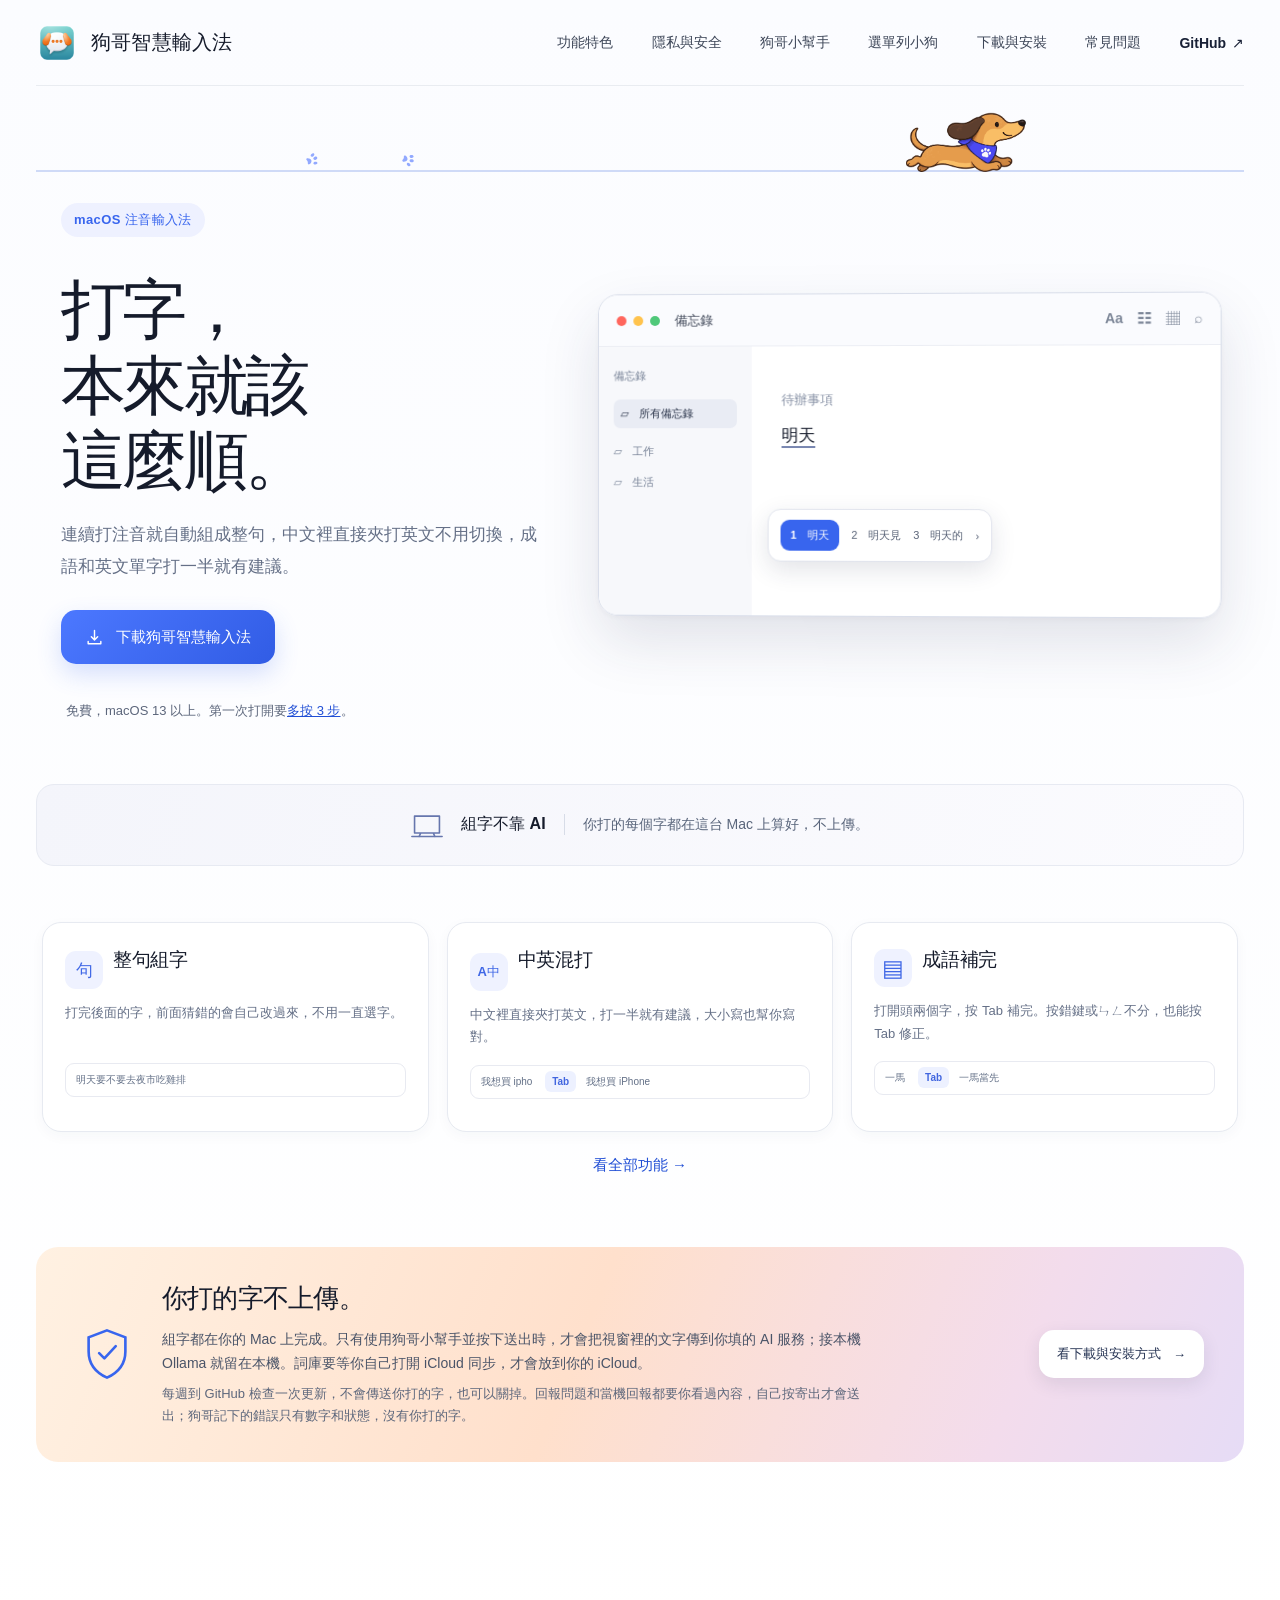
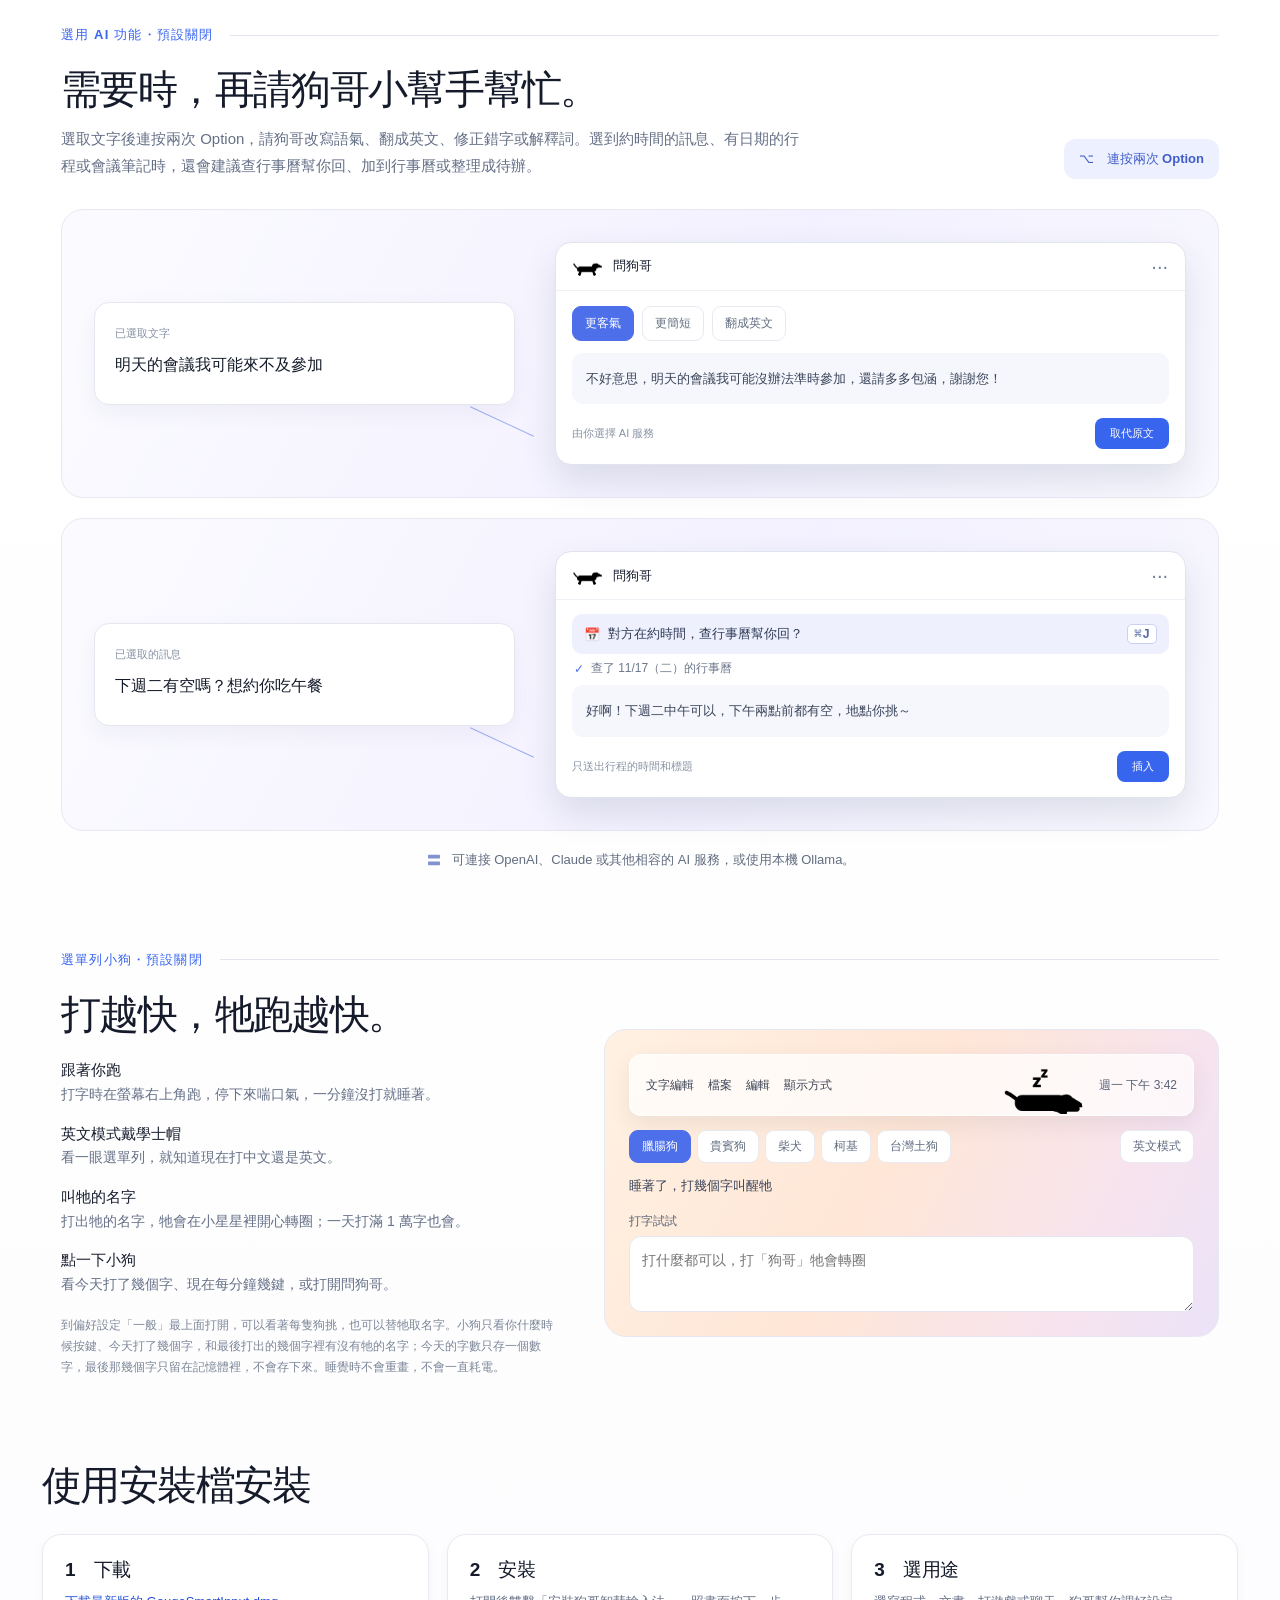
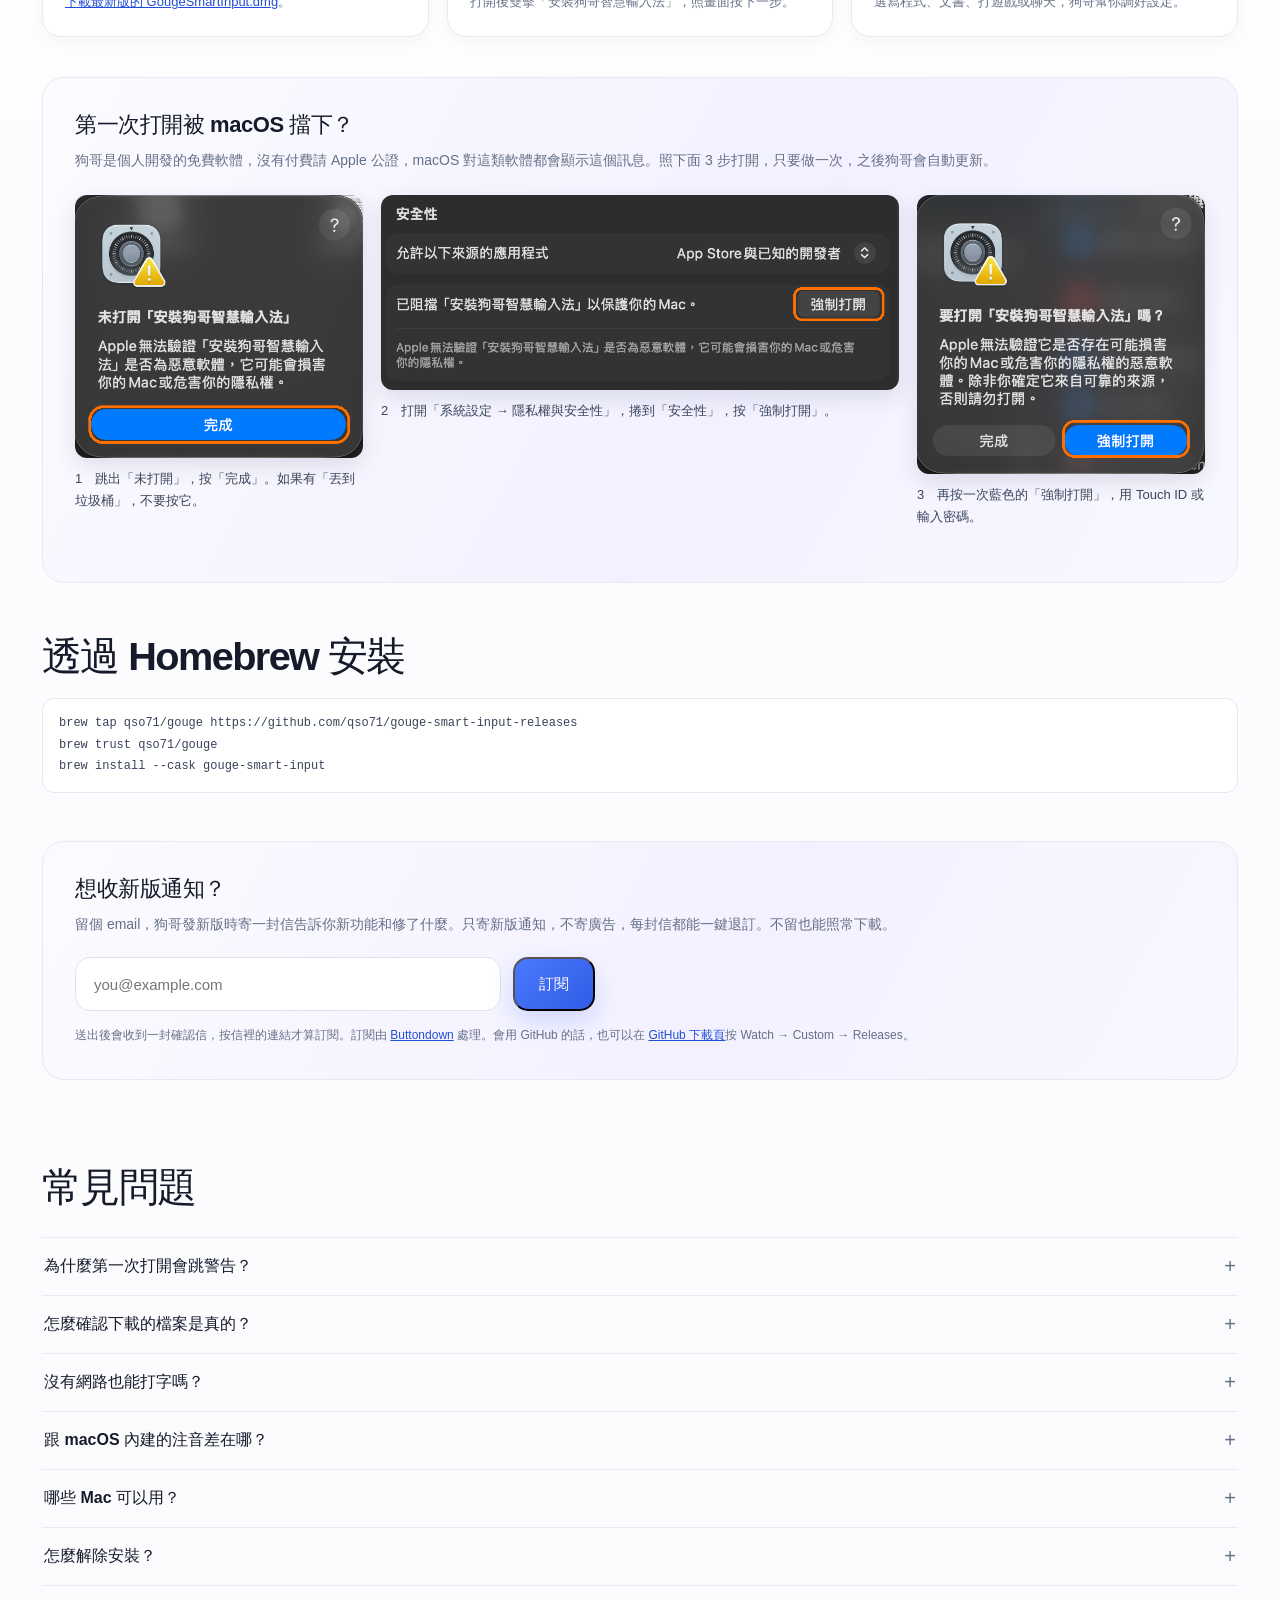
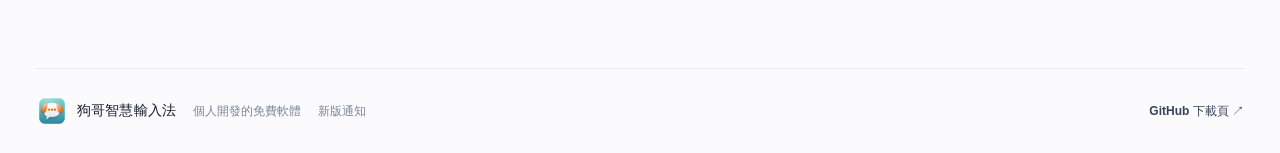
<file: index.html>
<!doctype html>
<html lang="zh-Hant">
  <head>
    <meta charset="utf-8">
    <meta name="viewport" content="width=device-width, initial-scale=1">
    <meta name="theme-color" content="#f7f8fc">
    <title>狗哥智慧輸入法｜Mac 注音輸入法</title>
    <meta name="description" content="狗哥智慧輸入法是 macOS 的注音輸入法。連續打注音自動組成整句，中文裡直接夾打英文不用切換，你打的字不上傳。">
    <meta name="google-site-verification" content="Gc03E_b6EHX6LjSuzu5NhHwZfCYFWUE8Y3jqQVSoe6k">
    <link rel="canonical" href="https://qso71.github.io/gouge-smart-input-releases/">
    <link rel="icon" type="image/png" href="images/icon.png">
    <link rel="apple-touch-icon" href="images/icon.png">
    <meta property="og:type" content="website">
    <meta property="og:site_name" content="狗哥智慧輸入法">
    <meta property="og:locale" content="zh_TW">
    <meta property="og:title" content="狗哥智慧輸入法｜Mac 注音輸入法">
    <meta property="og:description" content="連續打注音自動組成整句，中文裡直接夾打英文不用切換，你打的字不上傳。免費，macOS 13 以上。">
    <meta property="og:url" content="https://qso71.github.io/gouge-smart-input-releases/">
    <meta property="og:image" content="https://qso71.github.io/gouge-smart-input-releases/images/og.png">
    <meta property="og:image:width" content="1200">
    <meta property="og:image:height" content="630">
    <meta property="og:image:alt" content="狗哥智慧輸入法：打字，本來就該這麼順。">
    <meta name="twitter:card" content="summary_large_image">
    <meta name="twitter:title" content="狗哥智慧輸入法｜Mac 注音輸入法">
    <meta name="twitter:description" content="連續打注音自動組成整句，中文裡直接夾打英文不用切換，你打的字不上傳。免費，macOS 13 以上。">
    <meta name="twitter:image" content="https://qso71.github.io/gouge-smart-input-releases/images/og.png">
    <link rel="stylesheet" href="styles.css">
  </head>
  <body>
    <header class="site-header">
      <a class="brand" href="#top" aria-label="狗哥智慧輸入法首頁">
        <img src="images/icon.png" alt="" width="42" height="42">
        <span>狗哥智慧輸入法</span>
      </a>
      <button class="menu-toggle" aria-expanded="false" aria-controls="main-nav" aria-label="開啟導覽選單">
        <span></span><span></span>
      </button>
      <nav id="main-nav" class="main-nav" aria-label="主要導覽">
        <a href="#features">功能特色</a>
        <a href="#privacy">隱私與安全</a>
        <a href="#helper">狗哥小幫手</a>
        <a href="#dog">選單列小狗</a>
        <a href="#install">下載與安裝</a>
        <a href="#faq">常見問題</a>
        <a class="github-link" href="https://github.com/qso71/gouge-smart-input-releases">GitHub <span aria-hidden="true">↗</span></a>
      </nav>
    </header>

    <main id="top">
      <section class="hero" aria-labelledby="hero-title">
        <div class="mascot-track" aria-hidden="true">
          <svg class="paw paw-one" viewBox="0 0 32 32"><path d="M15.9 17.4c-3.2 0-7.4 4.6-7.4 7.7 0 2.4 2 3.4 4.1 2.3 1-.5 2.2-.8 3.3-.8s2.3.3 3.3.8c2.2 1.1 4.1.1 4.1-2.3 0-3.1-4.2-7.7-7.4-7.7ZM7.2 15.5c1.8-.6 2.5-3.1 1.6-5.6S6.1 6 4.3 6.6s-2.5 3.1-1.6 5.6 2.7 3.9 4.5 3.3Zm8-3.2c2 0 3.4-2.2 3.1-4.9s-1.8-4.7-3.8-4.7-3.4 2.2-3.1 4.9 1.8 4.7 3.8 4.7Zm8.6 3.2c1.8.6 3.6-.8 4.5-3.3s.2-5-1.6-5.6-3.6.8-4.5 3.3-.2 5 1.6 5.6Z" fill="currentColor"/></svg>
          <svg class="paw paw-two" viewBox="0 0 32 32"><path d="M15.9 17.4c-3.2 0-7.4 4.6-7.4 7.7 0 2.4 2 3.4 4.1 2.3 1-.5 2.2-.8 3.3-.8s2.3.3 3.3.8c2.2 1.1 4.1.1 4.1-2.3 0-3.1-4.2-7.7-7.4-7.7ZM7.2 15.5c1.8-.6 2.5-3.1 1.6-5.6S6.1 6 4.3 6.6s-2.5 3.1-1.6 5.6 2.7 3.9 4.5 3.3Zm8-3.2c2 0 3.4-2.2 3.1-4.9s-1.8-4.7-3.8-4.7-3.4 2.2-3.1 4.9 1.8 4.7 3.8 4.7Zm8.6 3.2c1.8.6 3.6-.8 4.5-3.3s.2-5-1.6-5.6-3.6.8-4.5 3.3-.2 5 1.6 5.6Z" fill="currentColor"/></svg>
          <div class="runner-path"><img class="runner" src="images/dachshund-run.png" alt="" width="360" height="176"></div>
          <div class="trail"></div>
        </div>
        <div class="hero-copy">
          <p class="eyebrow">macOS 注音輸入法</p>
          <h1 id="hero-title">打字，<br><span>本來就該</span><span>這麼順。</span></h1>
          <p class="hero-lede">連續打注音就自動組成整句，中文裡直接夾打英文不用切換，成語和英文單字打一半就有建議。</p>
          <a class="button button-primary" href="https://github.com/qso71/gouge-smart-input-releases/releases/latest/download/GougeSmartInput.dmg">
            <svg viewBox="0 0 24 24" aria-hidden="true"><path d="M12 3v12m0 0 4-4m-4 4-4-4M4 17v3h16v-3" fill="none" stroke="currentColor" stroke-width="1.8" stroke-linecap="round" stroke-linejoin="round"/></svg>
            下載狗哥智慧輸入法
          </a>
          <p class="release-note" data-release></p>
          <p class="button-note">免費，macOS 13 以上。第一次打開要<a href="#first-open">多按 3 步</a>。</p>
        </div>
        <div class="hero-window" aria-label="示意畫面：打 ㄇㄧㄥˊ ㄊㄧㄢ 組成「明天」，候選字列出明天、明天見、明天的。">
          <div class="window-titlebar"><span class="traffic"><i></i><i></i><i></i></span><span>備忘錄</span><span class="window-tools">Aa　☷　▦　⌕</span></div>
          <div class="notes-layout">
            <aside class="notes-sidebar"><span>備忘錄</span><b>▱　所有備忘錄</b><span>▱　工作</span><span>▱　生活</span></aside>
            <div class="note-content">
              <p class="note-title">待辦事項</p>
              <p><span class="composing">明天</span></p>
              <div class="candidate-popover"><b>1　明天</b><span>2　明天見</span><span>3　明天的</span><span>›</span></div>
            </div>
          </div>
        </div>
      </section>

      <aside class="local-note">
        <svg viewBox="0 0 36 36" aria-hidden="true"><path d="M4 8h28v19H4zM1 31h34M11 27l-2 4m16-4 2 4" fill="none" stroke="currentColor" stroke-width="1.8" stroke-linecap="round" stroke-linejoin="round"/></svg>
        <strong>組字不靠 AI</strong>
        <span>你打的每個字都在這台 Mac 上算好，不上傳。</span>
      </aside>

      <section id="features" class="features" aria-label="輸入法功能特色" style="padding-top: 56px;">
        <article class="feature-card"><span class="feature-icon">句</span><h3>整句組字</h3><p>打完後面的字，前面猜錯的會自己改過來，不用一直選字。</p><div class="mini-candidate">明天要不要去夜市吃雞排</div></article>
        <article class="feature-card"><span class="feature-icon latin">A中</span><h3>中英混打</h3><p>中文裡直接夾打英文，打一半就有建議，大小寫也幫你寫對。</p><div class="mini-candidate">我想買 ipho　 <b>Tab</b>　我想買 iPhone</div></article>
        <article class="feature-card"><span class="feature-icon book">▤</span><h3>成語補完</h3><p>打開頭兩個字，按 Tab 補完。按錯鍵或ㄣㄥ不分，也能按 Tab 修正。</p><div class="mini-candidate">一馬　 <b>Tab</b>　一馬當先</div></article>
      </section>

      <p class="features-more"><a href="features.html">看全部功能 <span aria-hidden="true">→</span></a></p>

      <section id="privacy" class="privacy-panel" aria-labelledby="privacy-title">
        <div class="privacy-mark"><svg viewBox="0 0 64 64" aria-hidden="true"><path d="M32 5 53 13v16c0 14-8 24-21 30C19 53 11 43 11 29V13L32 5Z" fill="none" stroke="currentColor" stroke-width="3"/><path d="m23 31 6 6 13-14" fill="none" stroke="currentColor" stroke-width="3" stroke-linecap="round" stroke-linejoin="round"/></svg></div>
        <div class="privacy-copy">
          <h2 id="privacy-title">你打的字不上傳。</h2>
          <p>組字都在你的 Mac 上完成。只有使用狗哥小幫手並按下送出時，才會把視窗裡的文字傳到你填的 AI 服務；接本機 Ollama 就留在本機。詞庫要等你自己打開 iCloud 同步，才會放到你的 iCloud。</p>
          <p class="update-note">每週到 GitHub 檢查一次更新，不會傳送你打的字，也可以關掉。回報問題和當機回報都要你看過內容，自己按寄出才會送出；狗哥記下的錯誤只有數字和狀態，沒有你打的字。</p>
        </div>
        <a class="button button-light" href="#install">看下載與安裝方式 <span aria-hidden="true">→</span></a>
      </section>

      <section id="helper" class="helper-section" aria-labelledby="helper-title">
        <div class="section-kicker"><span>選用 AI 功能・預設關閉</span><i></i></div>
        <div class="helper-heading">
          <div>
            <h2 id="helper-title">需要時，再請狗哥小幫手幫忙。</h2>
            <p>選取文字後連按兩次 Option，請狗哥改寫語氣、翻成英文、修正錯字或解釋詞。選到約時間的訊息、有日期的行程或會議筆記時，還會建議查行事曆幫你回、加到行事曆或整理成待辦。</p>
          </div>
          <span class="option-key">⌥　連按兩次 Option</span>
        </div>
        <div class="helper-demo">
          <div class="selected-text">
            <small>已選取文字</small>
            <p>明天的會議我可能來不及參加</p>
            <span class="selection-line"></span>
          </div>
          <div class="helper-card">
            <div class="helper-card-head"><img class="helper-icon" src="images/menu-dog.png" alt=""><strong>問狗哥</strong><span class="card-menu">···</span></div>
            <div class="helper-actions"><span class="active">更客氣</span><span>更簡短</span><span>翻成英文</span></div>
            <div class="helper-answer">不好意思，明天的會議我可能沒辦法準時參加，還請多多包涵，謝謝您！</div>
            <div class="helper-card-foot"><span>由你選擇 AI 服務</span><button type="button" aria-label="取代原文（示意）">取代原文</button></div>
          </div>
        </div>
        <div class="helper-demo agent-demo">
          <div class="selected-text">
            <small>已選取的訊息</small>
            <p>下週二有空嗎？想約你吃午餐</p>
            <span class="selection-line"></span>
          </div>
          <div class="helper-card">
            <div class="helper-card-head"><img class="helper-icon" src="images/menu-dog.png" alt=""><strong>問狗哥</strong><span class="card-menu">···</span></div>
            <div class="helper-suggestion"><span aria-hidden="true">📅</span>對方在約時間，查行事曆幫你回？<kbd>⌘J</kbd></div>
            <p class="helper-step"><span aria-hidden="true">✓</span>查了 11/17（二）的行事曆</p>
            <div class="helper-answer">好啊！下週二中午可以，下午兩點前都有空，地點你挑～</div>
            <div class="helper-card-foot"><span>只送出行程的時間和標題</span><button type="button" aria-label="插入（示意）">插入</button></div>
          </div>
        </div>
        <p class="provider-note"><svg viewBox="0 0 24 24" aria-hidden="true"><rect x="4" y="5" width="16" height="5" rx="1"/><rect x="4" y="14" width="16" height="5" rx="1"/><circle cx="7" cy="7.5" r=".8"/><circle cx="7" cy="16.5" r=".8"/></svg>可連接 OpenAI、Claude 或其他相容的 AI 服務，或使用本機 Ollama。</p>
      </section>

      <section id="dog" class="dog-section" aria-labelledby="dog-title">
        <div class="section-kicker"><span>選單列小狗・預設關閉</span><i></i></div>
        <div class="dog-grid">
          <div>
            <h2 id="dog-title">打越快，牠跑越快。</h2>
            <ul class="dog-list">
              <li><strong>跟著你跑</strong>打字時在螢幕右上角跑，停下來喘口氣，一分鐘沒打就睡著。</li>
              <li><strong>英文模式戴學士帽</strong>看一眼選單列，就知道現在打中文還是英文。</li>
              <li><strong>叫牠的名字</strong>打出牠的名字，牠會在小星星裡開心轉圈；一天打滿 1 萬字也會。</li>
              <li><strong>點一下小狗</strong>看今天打了幾個字、現在每分鐘幾鍵，或打開問狗哥。</li>
            </ul>
            <p class="dog-note">到偏好設定「一般」最上面打開，可以看著每隻狗挑，也可以替牠取名字。小狗只看你什麼時候按鍵、今天打了幾個字，和最後打出的幾個字裡有沒有牠的名字；今天的字數只存一個數字，最後那幾個字只留在記憶體裡，不會存下來。睡覺時不會重畫，不會一直耗電。</p>
          </div>
          <div class="dog-demo">
            <div class="menu-strip" aria-label="選單列示意">
              <span class="menu-strip-items"><b>文字編輯</b><span>檔案</span><span>編輯</span><span>顯示方式</span></span>
              <div class="dog-sprite" id="dog-sprite" role="img" aria-label="選單列小狗"></div>
              <span class="menu-strip-clock">週一 下午 3:42</span>
            </div>
            <div class="dog-controls">
              <div class="dog-breeds" role="radiogroup" aria-label="選一隻小狗">
                <label><input type="radio" name="breed" id="breed-dachshund" value="0" checked><span>臘腸狗</span></label>
                <label><input type="radio" name="breed" id="breed-poodle" value="1"><span>貴賓狗</span></label>
                <label><input type="radio" name="breed" id="breed-shiba" value="2"><span>柴犬</span></label>
                <label><input type="radio" name="breed" id="breed-corgi" value="3"><span>柯基</span></label>
                <label><input type="radio" name="breed" id="breed-formosan" value="4"><span>台灣土狗</span></label>
              </div>
              <label class="dog-cap"><input type="checkbox" id="dog-cap"><span>英文模式</span></label>
            </div>
            <p class="dog-status" id="dog-status">睡著了，打幾個字叫醒牠</p>
            <label class="dog-label" for="dog-input">打字試試</label>
            <textarea id="dog-input" placeholder="打什麼都可以，打「狗哥」牠會轉圈"></textarea>
          </div>
        </div>
      </section>

      <section id="install" class="install" aria-labelledby="install-title">
        <h2 id="install-title">使用安裝檔安裝</h2>
        <ol class="install-steps">
          <li><h3>1　下載</h3><p><a href="https://github.com/qso71/gouge-smart-input-releases/releases/latest/download/GougeSmartInput.dmg">下載最新版的 GougeSmartInput.dmg</a>。</p></li>
          <li><h3>2　安裝</h3><p>打開後雙擊「安裝狗哥智慧輸入法」，照畫面按下一步。</p></li>
          <li><h3>3　選用途</h3><p>選寫程式、文書、打遊戲或聊天，狗哥幫你調好設定。</p></li>
        </ol>
        <div class="first-open" id="first-open">
          <h3>第一次打開被 macOS 擋下？</h3>
          <p>狗哥是個人開發的免費軟體，沒有付費請 Apple 公證，macOS 對這類軟體都會顯示這個訊息。照下面 3 步打開，只要做一次，之後狗哥會自動更新。</p>
          <div class="shots">
            <figure>
              <img src="images/first-open-warning.png" alt="警告視窗：未打開「安裝狗哥智慧輸入法」，下方有「完成」按鈕。" width="516" height="470" loading="lazy">
              <figcaption>1　跳出「未打開」，按「完成」。如果有「丟到垃圾桶」，不要按它。</figcaption>
            </figure>
            <figure>
              <img src="images/first-open-settings.png" alt="系統設定的隱私權與安全性頁面，右邊有「強制打開」按鈕。" width="960" height="360" loading="lazy">
              <figcaption>2　打開「系統設定 → 隱私權與安全性」，捲到「安全性」，按「強制打開」。</figcaption>
            </figure>
            <figure>
              <img src="images/first-open-confirm.png" alt="確認視窗：下方有「完成」和藍色的「強制打開」。" width="516" height="500" loading="lazy">
              <figcaption>3　再按一次藍色的「強制打開」，用 Touch ID 或輸入密碼。</figcaption>
            </figure>
          </div>
        </div>

        <h2 class="install-more" id="install-brew">透過 Homebrew 安裝</h2>
        <pre class="brew" aria-label="用 Homebrew 安裝的指令">brew tap qso71/gouge https://github.com/qso71/gouge-smart-input-releases
brew trust qso71/gouge
brew install --cask gouge-smart-input</pre>

        <div class="newsletter" id="newsletter">
          <h3>想收新版通知？</h3>
          <p>留個 email，狗哥發新版時寄一封信告訴你新功能和修了什麼。只寄新版通知，不寄廣告，每封信都能一鍵退訂。不留也能照常下載。</p>
          <form class="newsletter-form" action="https://buttondown.com/api/emails/embed-subscribe/gouge" method="post" target="_blank">
            <label class="visually-hidden" for="newsletter-email">Email</label>
            <input id="newsletter-email" type="email" name="email" placeholder="you@example.com" autocomplete="email" required>
            <button class="button button-primary" type="submit">訂閱</button>
          </form>
          <p class="newsletter-note">送出後會收到一封確認信，按信裡的連結才算訂閱。訂閱由 <a href="https://buttondown.com/gouge">Buttondown</a> 處理。會用 GitHub 的話，也可以在 <a href="https://github.com/qso71/gouge-smart-input-releases">GitHub 下載頁</a>按 Watch → Custom → Releases。</p>
        </div>
      </section>

      <section id="faq" class="faq" aria-labelledby="faq-title">
        <h2 id="faq-title">常見問題</h2>
        <div class="faq-list">
          <details>
            <summary>為什麼第一次打開會跳警告？</summary>
            <p>狗哥是個人開發的免費軟體，沒有付費請 Apple 公證。macOS 對所有沒公證的軟體都會顯示這個訊息，不是在檔案裡找到病毒。照<a href="#first-open">這 3 步</a>打開，只要做一次。</p>
          </details>
          <details>
            <summary>怎麼確認下載的檔案是真的？</summary>
            <p>只從這個網站或 <a href="https://github.com/qso71/gouge-smart-input-releases/releases">GitHub 下載頁</a>下載。每個版本都附 SHA256SUMS.txt，可以在「終端機」執行 <code>shasum -a 256 ~/Downloads/GougeSmartInput*.dmg</code>，把顯示的值拿來逐字比對。</p>
          </details>
          <details>
            <summary>沒有網路也能打字嗎？</summary>
            <p>可以。組字都在你的 Mac 上完成。檢查更新、iCloud 同步和接雲端 AI 服務的狗哥小幫手才會用到網路。</p>
          </details>
          <details>
            <summary>跟 macOS 內建的注音差在哪？</summary>
            <p>狗哥可以在中文裡直接夾打英文，不用切換，成語和英文單字打一半就有建議，也能用 Tab 修錯字、在終端機提示指令。兩個輸入法可以同時留著，隨時換回內建注音。</p>
          </details>
          <details>
            <summary>哪些 Mac 可以用？</summary>
            <p>macOS 13 以上，Intel 和 Apple Silicon 都可以。</p>
          </details>
          <details>
            <summary>怎麼解除安裝？</summary>
            <p>先到「系統設定 → 鍵盤 → 文字輸入 → 編輯…」，選狗哥智慧輸入法，按「−」移除。再從 <code>/Library/Input Methods</code> 刪除「狗哥智慧輸入法.app」，macOS 會要求管理員密碼。照這個順序就不用登出。</p>
            <p>用 Homebrew 安裝的話，執行 <code>brew uninstall --cask gouge-smart-input</code>，再到系統設定按「−」。</p>
          </details>
        </div>
      </section>
    </main>
    <footer class="site-footer">
      <a class="brand footer-brand" href="#top"><img src="images/icon.png" alt="" width="32" height="32"><span>狗哥智慧輸入法</span></a>
      <span>個人開發的免費軟體</span>
      <a href="#newsletter">新版通知</a>
      <a href="https://github.com/qso71/gouge-smart-input-releases">GitHub 下載頁 ↗</a>
    </footer>
    <script src="script.js"></script>
    <script src="dog.js"></script>
  </body>
</html>
</file>
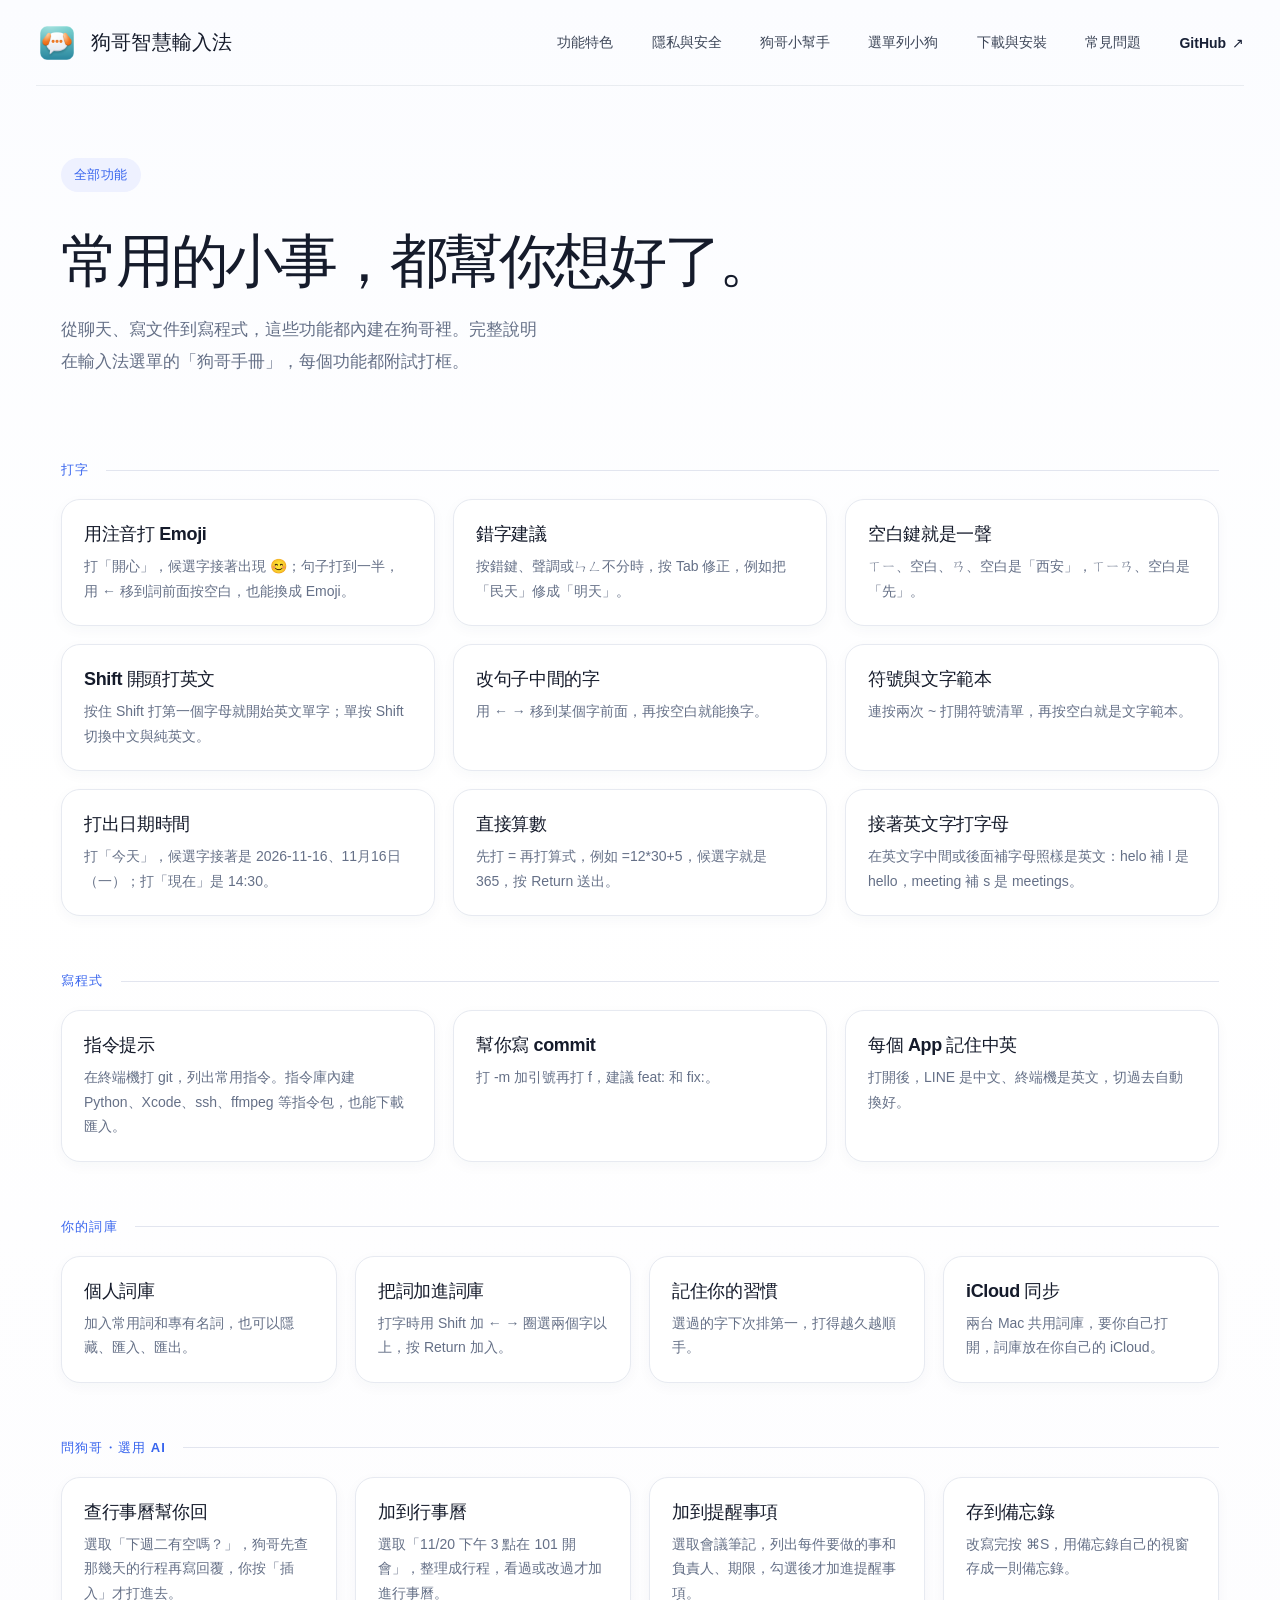
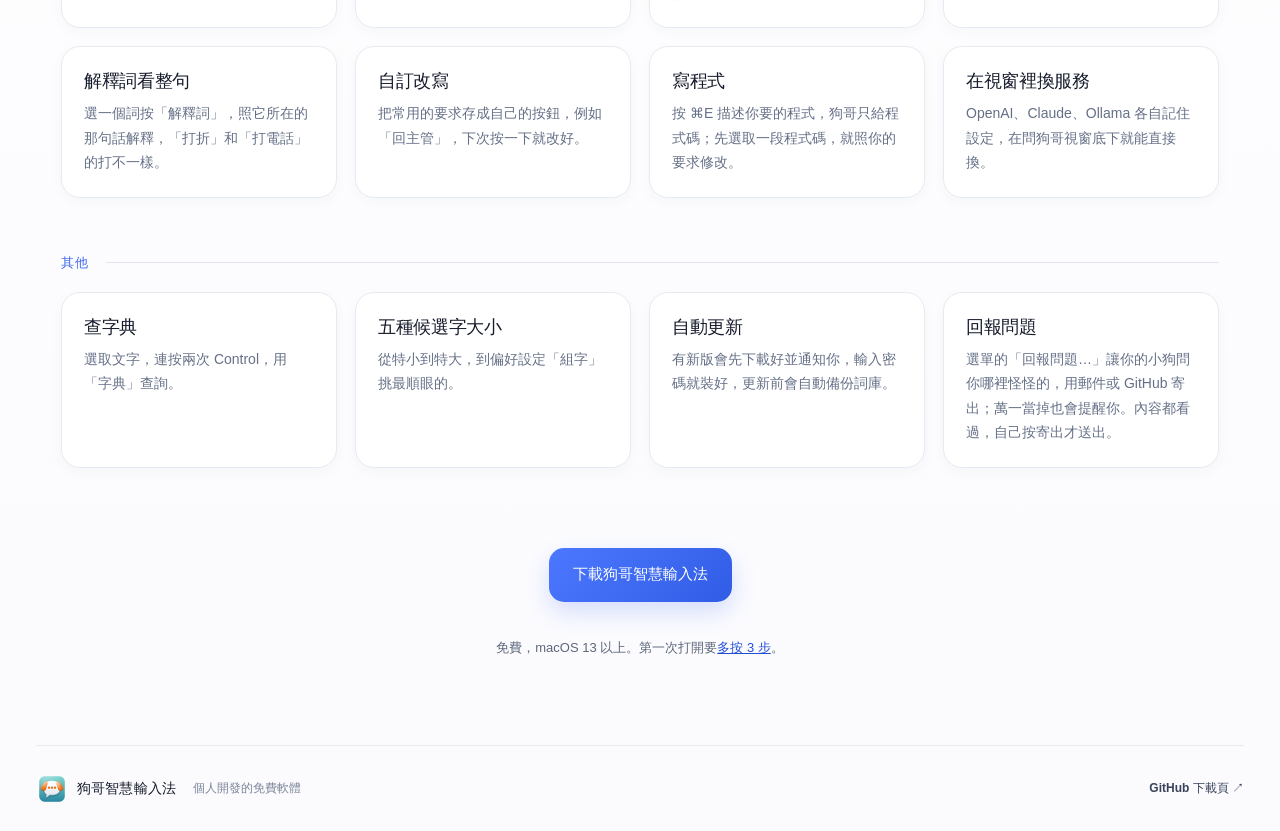
<file: features.html>
<!doctype html>
<html lang="zh-Hant">
  <head>
    <meta charset="utf-8">
    <meta name="viewport" content="width=device-width, initial-scale=1">
    <meta name="theme-color" content="#f7f8fc">
    <title>全部功能｜狗哥智慧輸入法</title>
    <meta name="description" content="狗哥智慧輸入法的全部功能：用注音打 Emoji、日期時間、算數、錯字建議、指令提示、個人詞庫、iCloud 同步、問狗哥的行事曆和提醒事項，以及自動更新。">
    <link rel="canonical" href="https://qso71.github.io/gouge-smart-input-releases/features.html">
    <link rel="icon" type="image/png" href="images/icon.png">
    <link rel="apple-touch-icon" href="images/icon.png">
    <meta property="og:type" content="website">
    <meta property="og:site_name" content="狗哥智慧輸入法">
    <meta property="og:locale" content="zh_TW">
    <meta property="og:title" content="全部功能｜狗哥智慧輸入法">
    <meta property="og:description" content="用注音打 Emoji、日期時間、算數、錯字建議、指令提示、個人詞庫、iCloud 同步、問狗哥的行事曆和提醒事項，以及自動更新。">
    <meta property="og:url" content="https://qso71.github.io/gouge-smart-input-releases/features.html">
    <meta property="og:image" content="https://qso71.github.io/gouge-smart-input-releases/images/og.png">
    <meta property="og:image:width" content="1200">
    <meta property="og:image:height" content="630">
    <meta property="og:image:alt" content="狗哥智慧輸入法：打字，本來就該這麼順。">
    <meta name="twitter:card" content="summary_large_image">
    <meta name="twitter:title" content="全部功能｜狗哥智慧輸入法">
    <meta name="twitter:description" content="用注音打 Emoji、日期時間、算數、錯字建議、指令提示、個人詞庫、iCloud 同步、問狗哥的行事曆和提醒事項，以及自動更新。">
    <meta name="twitter:image" content="https://qso71.github.io/gouge-smart-input-releases/images/og.png">
    <link rel="stylesheet" href="styles.css">
  </head>
  <body>
    <header class="site-header">
      <a class="brand" href="index.html" aria-label="狗哥智慧輸入法首頁">
        <img src="images/icon.png" alt="" width="42" height="42">
        <span>狗哥智慧輸入法</span>
      </a>
      <button class="menu-toggle" aria-expanded="false" aria-controls="main-nav" aria-label="開啟導覽選單">
        <span></span><span></span>
      </button>
      <nav id="main-nav" class="main-nav" aria-label="主要導覽">
        <a href="index.html#features">功能特色</a>
        <a href="index.html#privacy">隱私與安全</a>
        <a href="index.html#helper">狗哥小幫手</a>
        <a href="index.html#dog">選單列小狗</a>
        <a href="index.html#install">下載與安裝</a>
        <a href="index.html#faq">常見問題</a>
        <a class="github-link" href="https://github.com/qso71/gouge-smart-input-releases">GitHub <span aria-hidden="true">↗</span></a>
      </nav>
    </header>

    <main>
      <section class="page-head" aria-labelledby="page-title">
        <p class="eyebrow">全部功能</p>
        <h1 id="page-title">常用的小事，都幫你想好了。</h1>
        <p class="hero-lede">從聊天、寫文件到寫程式，這些功能都內建在狗哥裡。完整說明在輸入法選單的「狗哥手冊」，每個功能都附試打框。</p>
      </section>

      <section class="feature-group" aria-labelledby="group-typing">
        <div class="section-kicker"><span id="group-typing">打字</span><i></i></div>
        <div class="feature-grid">
          <article class="feature-item"><h2>用注音打 Emoji</h2><p>打「開心」，候選字接著出現 😊；句子打到一半，用 ← 移到詞前面按空白，也能換成 Emoji。</p></article>
          <article class="feature-item"><h2>錯字建議</h2><p>按錯鍵、聲調或ㄣㄥ不分時，按 Tab 修正，例如把「民天」修成「明天」。</p></article>
          <article class="feature-item"><h2>空白鍵就是一聲</h2><p>ㄒㄧ、空白、ㄢ、空白是「西安」，ㄒㄧㄢ、空白是「先」。</p></article>
          <article class="feature-item"><h2>Shift 開頭打英文</h2><p>按住 Shift 打第一個字母就開始英文單字；單按 Shift 切換中文與純英文。</p></article>
          <article class="feature-item"><h2>改句子中間的字</h2><p>用 ← → 移到某個字前面，再按空白就能換字。</p></article>
          <article class="feature-item"><h2>符號與文字範本</h2><p>連按兩次 ~ 打開符號清單，再按空白就是文字範本。</p></article>
          <article class="feature-item"><h2>打出日期時間</h2><p>打「今天」，候選字接著是 2026-11-16、11月16日（一）；打「現在」是 14:30。</p></article>
          <article class="feature-item"><h2>直接算數</h2><p>先打 = 再打算式，例如 =12*30+5，候選字就是 365，按 Return 送出。</p></article>
          <article class="feature-item"><h2>接著英文字打字母</h2><p>在英文字中間或後面補字母照樣是英文：helo 補 l 是 hello，meeting 補 s 是 meetings。</p></article>
        </div>
      </section>

      <section class="feature-group" aria-labelledby="group-code">
        <div class="section-kicker"><span id="group-code">寫程式</span><i></i></div>
        <div class="feature-grid">
          <article class="feature-item"><h2>指令提示</h2><p>在終端機打 git，列出常用指令。指令庫內建 Python、Xcode、ssh、ffmpeg 等指令包，也能下載匯入。</p></article>
          <article class="feature-item"><h2>幫你寫 commit</h2><p>打 -m 加引號再打 f，建議 feat: 和 fix:。</p></article>
          <article class="feature-item"><h2>每個 App 記住中英</h2><p>打開後，LINE 是中文、終端機是英文，切過去自動換好。</p></article>
        </div>
      </section>

      <section class="feature-group" aria-labelledby="group-library">
        <div class="section-kicker"><span id="group-library">你的詞庫</span><i></i></div>
        <div class="feature-grid four">
          <article class="feature-item"><h2>個人詞庫</h2><p>加入常用詞和專有名詞，也可以隱藏、匯入、匯出。</p></article>
          <article class="feature-item"><h2>把詞加進詞庫</h2><p>打字時用 Shift 加 ← → 圈選兩個字以上，按 Return 加入。</p></article>
          <article class="feature-item"><h2>記住你的習慣</h2><p>選過的字下次排第一，打得越久越順手。</p></article>
          <article class="feature-item"><h2>iCloud 同步</h2><p>兩台 Mac 共用詞庫，要你自己打開，詞庫放在你自己的 iCloud。</p></article>
        </div>
      </section>

      <section class="feature-group" aria-labelledby="group-helper">
        <div class="section-kicker"><span id="group-helper">問狗哥・選用 AI</span><i></i></div>
        <div class="feature-grid four">
          <article class="feature-item"><h2>查行事曆幫你回</h2><p>選取「下週二有空嗎？」，狗哥先查那幾天的行程再寫回覆，你按「插入」才打進去。</p></article>
          <article class="feature-item"><h2>加到行事曆</h2><p>選取「11/20 下午 3 點在 101 開會」，整理成行程，看過或改過才加進行事曆。</p></article>
          <article class="feature-item"><h2>加到提醒事項</h2><p>選取會議筆記，列出每件要做的事和負責人、期限，勾選後才加進提醒事項。</p></article>
          <article class="feature-item"><h2>存到備忘錄</h2><p>改寫完按 ⌘S，用備忘錄自己的視窗存成一則備忘錄。</p></article>
          <article class="feature-item"><h2>解釋詞看整句</h2><p>選一個詞按「解釋詞」，照它所在的那句話解釋，「打折」和「打電話」的打不一樣。</p></article>
          <article class="feature-item"><h2>自訂改寫</h2><p>把常用的要求存成自己的按鈕，例如「回主管」，下次按一下就改好。</p></article>
          <article class="feature-item"><h2>寫程式</h2><p>按 ⌘E 描述你要的程式，狗哥只給程式碼；先選取一段程式碼，就照你的要求修改。</p></article>
          <article class="feature-item"><h2>在視窗裡換服務</h2><p>OpenAI、Claude、Ollama 各自記住設定，在問狗哥視窗底下就能直接換。</p></article>
        </div>
      </section>

      <section class="feature-group" aria-labelledby="group-more">
        <div class="section-kicker"><span id="group-more">其他</span><i></i></div>
        <div class="feature-grid four">
          <article class="feature-item"><h2>查字典</h2><p>選取文字，連按兩次 Control，用「字典」查詢。</p></article>
          <article class="feature-item"><h2>五種候選字大小</h2><p>從特小到特大，到偏好設定「組字」挑最順眼的。</p></article>
          <article class="feature-item"><h2>自動更新</h2><p>有新版會先下載好並通知你，輸入密碼就裝好，更新前會自動備份詞庫。</p></article>
          <article class="feature-item"><h2>回報問題</h2><p>選單的「回報問題…」讓你的小狗問你哪裡怪怪的，用郵件或 GitHub 寄出；萬一當掉也會提醒你。內容都看過，自己按寄出才送出。</p></article>
        </div>
      </section>

      <section class="page-cta">
        <a class="button button-primary" href="https://github.com/qso71/gouge-smart-input-releases/releases/latest/download/GougeSmartInput.dmg">下載狗哥智慧輸入法</a>
        <p class="release-note" data-release></p>
        <p class="button-note">免費，macOS 13 以上。第一次打開要<a href="index.html#first-open">多按 3 步</a>。</p>
      </section>
    </main>
    <footer class="site-footer">
      <a class="brand footer-brand" href="index.html"><img src="images/icon.png" alt="" width="32" height="32"><span>狗哥智慧輸入法</span></a>
      <span>個人開發的免費軟體</span>
      <a href="https://github.com/qso71/gouge-smart-input-releases">GitHub 下載頁 ↗</a>
    </footer>
    <script src="script.js"></script>
  </body>
</html>
</file>
<file: styles.css>
:root {
  color-scheme: light;
  --ink: #151b2b;
  --muted: #657087;
  --blue: #3865ee;
  --blue-deep: #214fd5;
  --line: #e7eaf1;
  --paper: #fff;
  --soft: #f6f7fb;
  --lavender: #f3f1ff;
  --radius: 24px;
  font-family: -apple-system, BlinkMacSystemFont, "PingFang TC", "Heiti TC", sans-serif;
  font-synthesis: none;
  text-rendering: optimizeLegibility;
}

* { box-sizing: border-box; }
html { scroll-behavior: smooth; scroll-padding-top: 90px; }
body { margin: 0; color: var(--ink); background: linear-gradient(180deg, #fbfcff 0%, #fff 34%, #fbfbfe 100%); }
a { color: inherit; text-decoration: none; }
button { font: inherit; }

.site-header { width: min(1320px, calc(100% - 72px)); height: 86px; margin: 0 auto; display: flex; align-items: center; justify-content: space-between; border-bottom: 1px solid rgba(35, 49, 79, .08); position: relative; z-index: 5; }
.brand { display: inline-flex; align-items: center; gap: 13px; font-weight: 800; font-size: 20px; letter-spacing: .01em; white-space: nowrap; }
.brand img { border-radius: 12px; object-fit: cover; }
.main-nav { display: flex; align-items: center; gap: clamp(20px, 3vw, 46px); color: #3d4658; font-size: 14px; font-weight: 600; }
.main-nav a { transition: color .2s ease; }
.main-nav a:hover, .site-footer a:hover { color: var(--blue); }
.github-link { color: #182036; }
.github-link span { padding-left: 2px; }
.menu-toggle { display: none; }

main { width: min(1320px, calc(100% - 72px)); margin: 0 auto; }
.hero { min-height: 620px; display: grid; grid-template-columns: .88fr 1.12fr; align-items: center; position: relative; padding: 105px 25px 64px; column-gap: 44px; }
.mascot-track { position: absolute; top: 0; left: 0; right: 0; height: 100px; overflow: hidden; }
.trail { position: absolute; top: 84px; left: 0; right: 0; border-top: 2px solid #cfdaf7; }
.runner-path { position: absolute; inset: 0; z-index: 1; animation: run 2.4s cubic-bezier(.22, .7, .3, 1) both; }
.runner { position: absolute; left: 0; top: 27px; width: 120px; height: auto; transform-origin: 50% 100%; animation: trot .3s ease-in-out 8 alternate, breathe 3.2s ease-in-out 2.4s infinite; }
@keyframes run { from { transform: translateX(-140px); } to { transform: translateX(72%); } }
@keyframes breathe { 50% { transform: scaleY(1.025); } }
.paw { position: absolute; color: #92a9ff; width: 20px; height: 20px; z-index: 1; }
.paw-one { left: 22%; top: 64px; transform: rotate(70deg) scale(.7); }
.paw-two { left: 30%; top: 64px; transform: rotate(110deg) scale(.7); }
@keyframes trot { from { transform: translateY(0); } to { transform: translateY(-3px); } }
.hero-copy { align-self: center; position: relative; z-index: 2; padding-top: 12px; }
.eyebrow, .section-kicker { color: var(--blue); letter-spacing: .09em; font-size: 13px; font-weight: 700; }
.eyebrow { display: inline-flex; align-items: center; gap: 8px; background: #eef1ff; border-radius: 999px; padding: 8px 13px; letter-spacing: .03em; }
h1, h2, h3, p { margin-top: 0; }
h1 span { display: inline-block; }
h1 { font-size: clamp(44px, 5.1vw, 70px); line-height: 1.16; letter-spacing: -.055em; margin: 22px 0 20px; font-weight: 800; }
.hero-lede { max-width: 485px; color: var(--muted); font-size: 17px; line-height: 1.85; margin-bottom: 28px; }
.button { display: inline-flex; justify-content: center; align-items: center; gap: 12px; min-height: 54px; padding: 0 24px; border-radius: 15px; font-size: 15px; font-weight: 700; transition: transform .2s ease, box-shadow .2s ease, background .2s ease; }
.button:hover { transform: translateY(-2px); }
.button-primary { color: white; background: linear-gradient(135deg, #4c78ff, #315ce5); box-shadow: 0 10px 24px rgba(56, 101, 238, .2); }
.button-primary:hover { box-shadow: 0 13px 28px rgba(56, 101, 238, .27); }
.button-primary svg { width: 19px; height: 19px; }
.button-note { color: #5d677c; font-size: 13px; margin: 12px 0 0 5px; }
.button-note a { color: var(--blue-deep); text-decoration: underline; }
.release-note { color: #5d677c; font-size: 13px; line-height: 1.5; min-height: 1.5em; margin: 12px 0 -6px 5px; }
.release-note a { color: var(--blue-deep); text-decoration: underline; }
.hero-window { min-width: 0; position: relative; align-self: center; border: 1px solid #d9deea; background: rgba(255,255,255,.96); border-radius: 20px; overflow: visible; box-shadow: 0 26px 60px rgba(37, 49, 82, .13), 0 2px 6px rgba(37,49,82,.04); transform: perspective(1200px) rotateY(-2deg); }
.window-titlebar { height: 52px; display: flex; align-items: center; gap: 15px; padding: 0 18px; background: #fafbfe; border-bottom: 1px solid #eceef4; border-radius: 20px 20px 0 0; color: #3d4556; font-weight: 600; font-size: 13px; }
.traffic { display: flex; gap: 7px; }
.traffic i { width: 10px; height: 10px; border-radius: 50%; background: #ff665d; }
.traffic i:nth-child(2) { background: #ffc34d; }
.traffic i:nth-child(3) { background: #4fc879; }
.window-tools { margin-left: auto; color: #7d8798; font-size: 14px; }
.notes-layout { display: grid; grid-template-columns: 155px 1fr; min-height: 270px; }
.notes-sidebar { padding: 22px 15px; background: #f7f8fb; border-radius: 0 0 0 20px; display: flex; flex-direction: column; gap: 16px; font-size: 11px; color: #758095; }
.notes-sidebar b { font-weight: 500; color: #283248; background: #e9ecf4; border-radius: 7px; padding: 7px; }
.note-content { padding: 42px 30px; position: relative; font-size: clamp(14px, 1.35vw, 18px); }
.note-content p { line-height: 1.8; }
.note-title { color: #8791a5; font-size: .78em; margin-bottom: 8px; }
.composing { border-bottom: 2px solid #7886b0; padding-bottom: 1px; }
.candidate-popover { position: absolute; left: 16px; bottom: 54px; max-width: calc(100% - 32px); display: flex; align-items: center; gap: 12px; white-space: nowrap; background: #fff; border: 1px solid #e1e4ed; box-shadow: 0 8px 24px rgba(35,47,76,.13); border-radius: 13px; padding: 10px 12px; color: #586276; font-size: 11px; }
.candidate-popover b { background: var(--blue); color: white; padding: 8px 10px; border-radius: 9px; font-weight: 600; }

.local-note { min-height: 82px; display: flex; align-items: center; justify-content: center; gap: 18px; padding: 18px 24px; border: 1px solid #e7eaf2; border-radius: 18px; background: linear-gradient(105deg, #f4f5fb, #fbfbfe); color: #59657b; }
.local-note svg { width: 32px; color: #6676ad; flex: 0 0 auto; }
.local-note strong { color: var(--ink); padding-right: 18px; border-right: 1px solid #d7dce7; font-size: 16px; }
.local-note span { font-size: 14px; }

.helper-section { padding: 92px 25px 82px; }
.section-kicker { display: flex; align-items: center; gap: 17px; }
.section-kicker i { flex: 1; height: 1px; background: #e2e5ef; }
.helper-heading { display: flex; align-items: end; justify-content: space-between; gap: 28px; margin: 20px 0 30px; }
.helper-heading h2 { font-size: clamp(27px, 3.1vw, 40px); letter-spacing: -.04em; margin-bottom: 10px; line-height: 1.28; }
.helper-heading p { max-width: 740px; margin-bottom: 0; color: var(--muted); font-size: 15px; line-height: 1.8; }
.option-key { flex: 0 0 auto; color: #405ec8; background: #edf0ff; padding: 11px 15px; border-radius: 12px; font-size: 13px; font-weight: 700; }
.helper-demo { display: grid; grid-template-columns: .8fr 1.2fr; gap: 40px; align-items: center; border: 1px solid #e7e8f1; border-radius: 22px; background: linear-gradient(118deg, #fbfbff, #f3f1ff 58%, #f8f8ff); padding: 32px; }
.selected-text { border: 1px solid #e5e7f0; border-radius: 15px; background: white; padding: 20px; box-shadow: 0 8px 22px rgba(37,49,82,.05); position: relative; }
.selected-text small { color: #8791a5; font-size: 11px; }
.selected-text p { line-height: 1.8; margin: 10px 0 4px; font-size: 16px; }
.selection-line { position: absolute; bottom: -18px; right: -23px; width: 70px; height: 1px; background: #99a8ef; transform: rotate(25deg); }
.helper-card { border: 1px solid #e1e3ed; border-radius: 16px; background: #fff; box-shadow: 0 15px 35px rgba(36,46,77,.12); overflow: hidden; }
.helper-card-head { height: 48px; display: flex; align-items: center; gap: 10px; padding: 0 17px; border-bottom: 1px solid #eff0f5; font-size: 13px; }
.helper-icon { width: 30px; height: auto; }.card-menu { margin-left: auto; color: #758098; font-size: 20px; }
.helper-actions { display: flex; gap: 8px; padding: 15px 16px 10px; }
.helper-actions span { border: 1px solid #e8eaf1; border-radius: 9px; padding: 8px 12px; color: #626d80; font-size: 12px; }
.helper-actions .active { color: #fff; background: #4d6fea; border-color: #4d6fea; }
.helper-answer { margin: 2px 16px; background: #f6f7fc; border-radius: 11px; padding: 14px; font-size: 13px; line-height: 1.8; color: #39445a; }
.helper-card-foot { display: flex; align-items: center; justify-content: space-between; padding: 12px 16px 15px; color: #8a93a5; font-size: 11px; }
.helper-card-foot button { border: 0; color: white; background: var(--blue); border-radius: 8px; padding: 8px 15px; font-weight: 700; }
.agent-demo { margin-top: 20px; }
.helper-suggestion { display: flex; align-items: center; gap: 8px; margin: 14px 16px 6px; padding: 10px 12px; border-radius: 10px; background: #eef1fd; color: #2f3b57; font-size: 13px; font-weight: 600; }
.helper-suggestion kbd { margin-left: auto; border: 1px solid #c9d2f5; border-radius: 5px; padding: 1px 6px; color: #5a6aa8; font: 600 11px/1.6 inherit; background: #fff; }
.helper-step { display: flex; align-items: center; gap: 7px; margin: 4px 18px 8px; color: #6d778b; font-size: 12px; }
.helper-step span { color: #4d6fea; font-weight: 700; }
.provider-note { display: flex; justify-content: center; align-items: center; gap: 9px; margin: 20px 0 0; color: #626d80; font-size: 13px; }
.provider-note svg { width: 18px; height: 18px; fill: #8292d1; }

.features { display: grid; grid-template-columns: repeat(3, 1fr); gap: 18px; padding: 0 6px 82px; }
.feature-card { min-width: 0; min-height: 210px; border: 1px solid var(--line); border-radius: 19px; background: #fff; padding: 24px 22px 18px; box-shadow: 0 4px 14px rgba(35,47,76,.035); }
.feature-icon { display: inline-flex; width: 38px; height: 38px; align-items: center; justify-content: center; border-radius: 11px; color: #3f67e6; background: #eff2ff; font-size: 17px; font-weight: 800; margin-bottom: 13px; }
.feature-icon.latin { font-size: 13px; }.feature-icon.book { font-size: 23px; }
.feature-card h3 { display: inline-block; font-size: 19px; margin: 0 0 9px 10px; vertical-align: 10px; letter-spacing: -.02em; }
.feature-card p { min-height: 48px; color: var(--muted); font-size: 13px; line-height: 1.75; margin: 0 0 13px; }
.mini-candidate { overflow: hidden; white-space: nowrap; text-overflow: ellipsis; border: 1px solid #e8eaf1; border-radius: 9px; padding: 9px 10px; color: #637087; font-size: 10px; }
.mini-candidate b { color: #4266df; background: #edf1ff; border-radius: 6px; padding: 5px 7px; font-weight: 600; }

.privacy-panel { display: grid; grid-template-columns: auto 1fr auto; gap: 24px; align-items: center; padding: 34px 40px; border-radius: 22px; color: var(--ink); background: linear-gradient(112deg, #fff1e2, #ffe0cc 45%, #f3dcec 80%, #e6dcf6); margin-bottom: 72px; }
.privacy-mark { display: grid; place-items: center; width: 62px; height: 62px; color: var(--blue); }
.privacy-mark svg { width: 56px; }
.privacy-copy h2 { font-size: 26px; letter-spacing: -.03em; margin: 0 0 11px; }
.privacy-copy p { max-width: 700px; color: #4a5468; line-height: 1.75; font-size: 14px; margin: 0; }
.privacy-copy .update-note { color: #5d677c; margin-top: 7px; font-size: 13px; }
.button-light { color: #243252; background: white; box-shadow: 0 6px 18px rgba(36, 50, 82, .1); min-height: 48px; font-size: 13px; padding: 0 18px; white-space: nowrap; }
.button-light:hover { background: #eef2ff; }

.site-footer { width: min(1320px, calc(100% - 72px)); min-height: 86px; margin: 0 auto; border-top: 1px solid var(--line); display: flex; align-items: center; gap: 17px; color: #7c8698; font-size: 12px; }
.footer-brand { font-size: 14px; color: var(--ink); gap: 9px; }
.footer-brand img { border-radius: 9px; }
.site-footer > a:last-child { margin-left: auto; color: #38435a; font-weight: 600; }

@media (max-width: 920px) {
  .site-header, main, .site-footer { width: min(100% - 40px, 720px); }
  .main-nav { gap: 17px; font-size: 12px; }
  .hero { grid-template-columns: 1fr; gap: 30px; padding: 126px 8px 50px; }
  .hero-copy { max-width: 610px; }
  .hero-window { width: 100%; transform: none; }
  .notes-layout { min-height: 235px; }
  .local-note { justify-content: flex-start; }
  .helper-section { padding: 76px 8px 65px; }
  .helper-demo { gap: 22px; padding: 24px; }
  .privacy-panel { grid-template-columns: auto 1fr; }
  .button-light { grid-column: 2; justify-self: start; }
}
@media (max-width: 640px) {
  .newsletter { padding: 24px; }
  .newsletter-form { flex-direction: column; }
  .site-header, main, .site-footer { width: calc(100% - 32px); }
  .site-header { height: 72px; }
  .brand { font-size: 16px; gap: 9px; }.brand img { width: 36px; height: 36px; }
  .menu-toggle { display: flex; width: 42px; height: 42px; border: 1px solid var(--line); background: white; border-radius: 12px; flex-direction: column; align-items: center; justify-content: center; gap: 5px; }
  .menu-toggle span { width: 17px; height: 2px; border-radius: 2px; background: #26334e; }
  .main-nav { display: none; position: absolute; top: 63px; right: 0; width: min(280px, 100%); padding: 12px; border: 1px solid var(--line); border-radius: 16px; background: white; box-shadow: 0 18px 36px rgba(28,40,70,.12); flex-direction: column; align-items: stretch; gap: 0; font-size: 14px; }
  .main-nav.open { display: flex; }
  .main-nav a { padding: 12px; border-radius: 9px; }.main-nav a:hover { background: #f5f6fb; }
  .hero { padding: 110px 0 38px; gap: 26px; min-height: auto; }
  .mascot-track { height: 95px; }.trail { top: 72px; }.runner { width: 100px; top: 24px; }.paw-one { left: 18%; top: 52px; }.paw-two { left: 30%; top: 52px; }
  .eyebrow { font-size: 11px; padding: 7px 11px; }
  h1 { font-size: clamp(42px, 12vw, 58px); margin: 17px 0 14px; }
  .hero-lede { font-size: 15px; line-height: 1.75; margin-bottom: 20px; }
  .button { min-height: 50px; }.button-primary { width: 100%; }
  .button-note, .release-note { text-align: center; margin-left: 0; }
  .window-titlebar { height: 44px; }.notes-layout { grid-template-columns: 92px 1fr; min-height: 205px; }
  .notes-sidebar { padding: 17px 9px; gap: 13px; font-size: 9px; }.notes-sidebar b { padding: 6px 4px; }
  .note-content { padding: 31px 14px; font-size: 12px; }.candidate-popover { left: 2%; bottom: 42px; gap: 6px; padding: 7px; font-size: 8px; }.candidate-popover b { padding: 7px; }
  .local-note { gap: 11px; padding: 16px 13px; min-height: 78px; }.local-note svg { width: 25px; }.local-note strong { font-size: 13px; padding-right: 10px; }.local-note span { font-size: 11px; line-height: 1.6; }
  .dog-section { padding: 0 0 56px; }.dog-demo { padding: 15px; }
  .features-more { margin: -36px 0 56px; }.page-head { padding: 44px 0 36px; }.feature-group { padding: 0 0 40px; }.feature-grid, .feature-grid.four { grid-template-columns: 1fr; gap: 12px; }.page-cta { padding: 12px 0 56px; }.page-cta .button { width: 100%; }
  .helper-section { padding: 68px 0 56px; }.helper-heading { display: block; margin: 17px 0 20px; }.helper-heading h2 { font-size: 27px; }.helper-heading p { font-size: 13px; }.option-key { display: inline-block; margin-top: 14px; font-size: 11px; }
  .helper-demo { grid-template-columns: 1fr; gap: 18px; padding: 15px; }.selected-text { padding: 14px; }.selected-text p { font-size: 13px; }.selection-line { display: none; }
  .helper-suggestion { margin: 10px 10px 4px; font-size: 11px; }.helper-step { margin: 4px 12px 6px; font-size: 11px; }.helper-card-head { height: 42px; }.helper-actions { gap: 5px; padding: 12px 10px 8px; }.helper-actions span { padding: 7px 8px; font-size: 10px; }.helper-answer { margin: 2px 10px; font-size: 11px; }.provider-note { font-size: 11px; }
  .features { grid-template-columns: 1fr; gap: 12px; padding: 0 0 58px; }.feature-card { min-height: 0; padding: 18px; }.feature-card p { min-height: 0; }.feature-card h3 { font-size: 17px; }
  .privacy-panel { grid-template-columns: 1fr; gap: 10px; padding: 23px 20px; margin-bottom: 35px; }.privacy-mark { width: 42px; height: 42px; justify-self: start; }.privacy-mark svg { width: 42px; }.privacy-copy h2 { font-size: 22px; }.privacy-copy p { font-size: 13px; }.privacy-copy .update-note { font-size: 12px; }.button-light { grid-column: 1; width: 100%; margin-top: 8px; }
  .site-footer { min-height: 72px; gap: 9px; font-size: 10px; }.footer-brand { font-size: 12px; }.footer-brand img { width: 28px; height: 28px; }
}
.dog-section { padding: 0 25px 82px; }
.dog-grid { display: grid; grid-template-columns: .9fr 1.1fr; gap: 40px; align-items: center; margin-top: 20px; }
.dog-section h2 { font-size: clamp(27px, 3.1vw, 40px); letter-spacing: -.04em; line-height: 1.28; margin-bottom: 18px; }
.dog-list { display: grid; gap: 14px; padding: 0; margin: 0; list-style: none; color: var(--muted); font-size: 14px; line-height: 1.7; }
.dog-list strong { display: block; color: var(--ink); font-size: 15px; }
.dog-note { color: #7c8698; font-size: 12px; line-height: 1.75; margin: 18px 0 0; }
.dog-demo { display: grid; gap: 14px; min-width: 0; border: 1px solid #e7e8f1; border-radius: 22px; background: linear-gradient(118deg, #fff1e2, #ffe6d6 45%, #f6e3ef 80%, #ebe3f8); padding: 24px; }
.menu-strip { display: flex; align-items: center; gap: 14px; min-height: 62px; padding: 0 16px; border: 1px solid rgba(255,255,255,.8); border-radius: 12px; background: rgba(255,255,255,.72); box-shadow: 0 8px 22px rgba(37,49,82,.08); color: #3d4556; font-size: 12px; white-space: nowrap; }
.menu-strip-items { display: flex; gap: 14px; min-width: 0; overflow: hidden; }
.menu-strip-clock { flex: 0 0 auto; color: #586276; }
.dog-sprite { flex: 0 0 auto; width: 81px; height: 58.5px; margin-left: auto; background: url("images/dog-sprites.png") 0 0 / 729px 585px no-repeat; }
.dog-controls { display: flex; flex-wrap: wrap; align-items: center; justify-content: space-between; gap: 8px; }
.dog-breeds { display: flex; flex-wrap: wrap; gap: 6px; }
.dog-breeds label, .dog-cap { position: relative; cursor: pointer; }
.dog-breeds input, .dog-cap input { position: absolute; inset: 0; margin: 0; opacity: 0; cursor: pointer; }
.dog-breeds span, .dog-cap span { display: block; border: 1px solid #e8eaf1; border-radius: 9px; padding: 7px 12px; background: #fff; color: #626d80; font-size: 12px; }
.dog-breeds input:checked + span, .dog-cap input:checked + span { color: #fff; background: #4d6fea; border-color: #4d6fea; }
.dog-breeds input:focus-visible + span, .dog-cap input:focus-visible + span { outline: 2px solid var(--blue-deep); outline-offset: 2px; }
.dog-status { min-height: 1.7em; margin: 0; color: #39445a; font-size: 13px; font-weight: 600; }
.dog-label { color: #586276; font-size: 12px; margin-bottom: -8px; }
#dog-input { width: 100%; min-height: 76px; padding: 12px; border: 1px solid #e5e7f0; border-radius: 12px; background: #fff; color: var(--ink); font: inherit; font-size: 14px; line-height: 1.6; resize: vertical; }

.features-more { margin: -58px 0 72px; text-align: center; font-size: 15px; font-weight: 700; }
.features-more a { color: var(--blue-deep); }
.features-more a:hover { text-decoration: underline; }
.page-head { max-width: 980px; padding: 72px 25px 56px; }
.page-head h1 { font-size: clamp(36px, 4.6vw, 58px); }
.feature-group { padding: 0 25px 56px; }
.feature-grid { display: grid; grid-template-columns: repeat(3, 1fr); gap: 18px; margin-top: 20px; }
.feature-grid.four { grid-template-columns: repeat(4, 1fr); }
.feature-item { min-width: 0; border: 1px solid var(--line); border-radius: 19px; background: #fff; padding: 22px; box-shadow: 0 4px 14px rgba(35,47,76,.035); }
.feature-item h2 { font-size: 18px; letter-spacing: -.02em; margin-bottom: 8px; }
.feature-item p { color: var(--muted); font-size: 14px; line-height: 1.75; margin: 0; }
.page-cta { padding: 24px 25px 88px; text-align: center; }
.page-cta .button-note, .page-cta .release-note { margin-left: 0; }

.install { padding: 0 6px 82px; }
.install > h2 { font-size: clamp(27px, 3.1vw, 40px); letter-spacing: -.04em; line-height: 1.28; margin-bottom: 24px; }
.install-steps { display: grid; grid-template-columns: repeat(3, 1fr); gap: 18px; padding: 0; margin: 0 0 40px; list-style: none; }
.install-steps li { border: 1px solid var(--line); border-radius: 19px; background: #fff; padding: 22px; box-shadow: 0 4px 14px rgba(35,47,76,.035); }
.install-steps h3 { font-size: 19px; margin-bottom: 8px; letter-spacing: -.02em; }
.install-steps p { color: var(--muted); font-size: 13px; line-height: 1.75; margin: 0; }
.install-steps a { color: var(--blue-deep); text-decoration: underline; }
.first-open { border: 1px solid #e7e8f1; border-radius: 22px; background: linear-gradient(118deg, #fbfbff, #f3f1ff 58%, #f8f8ff); padding: 32px; }
.first-open h3 { font-size: 22px; letter-spacing: -.02em; margin-bottom: 8px; }
.first-open > p { color: var(--muted); font-size: 14px; line-height: 1.8; margin-bottom: 0; }
.shots { display: grid; grid-template-columns: 5fr 9fr 5fr; gap: 18px; align-items: start; margin: 22px 0; }
.shots figure { margin: 0; }
.shots img { display: block; width: 100%; height: auto; border-radius: 12px; box-shadow: 0 8px 22px rgba(37,49,82,.12); }
.shots figcaption { color: #39445a; font-size: 13px; line-height: 1.7; margin-top: 10px; }
.install > .install-more { margin: 48px 0 16px; }
.brew { margin: 0; padding: 14px 16px; overflow-x: auto; border-radius: 12px; background: #fff; border: 1px solid #e5e7f0; color: #39445a; font: 12px/1.8 ui-monospace, SFMono-Regular, Menlo, monospace; }
.newsletter { margin-top: 48px; border: 1px solid #e7e8f1; border-radius: 22px; background: linear-gradient(118deg, #fbfbff, #f3f1ff 58%, #f8f8ff); padding: 32px; }
.newsletter h3 { font-size: 22px; letter-spacing: -.02em; margin-bottom: 8px; }
.newsletter > p { color: var(--muted); font-size: 14px; line-height: 1.8; margin: 0; }
.newsletter-form { display: flex; gap: 12px; max-width: 520px; margin: 20px 0 14px; }
.newsletter-form input { flex: 1; min-width: 0; min-height: 54px; padding: 0 18px; border: 1px solid #dfe3ee; border-radius: 15px; background: #fff; color: var(--ink); font: inherit; font-size: 15px; }
.newsletter-form input:focus { outline: 2px solid var(--blue); outline-offset: 1px; }
.newsletter > .newsletter-note { font-size: 12px; }
.newsletter-note a { color: var(--blue-deep); text-decoration: underline; }
.visually-hidden { position: absolute; width: 1px; height: 1px; margin: -1px; overflow: hidden; clip: rect(0 0 0 0); white-space: nowrap; }

.faq { padding: 0 6px 82px; }
.faq > h2 { font-size: clamp(27px, 3.1vw, 40px); letter-spacing: -.04em; line-height: 1.28; margin-bottom: 24px; }
.faq-list { border-top: 1px solid var(--line); }
.faq details { border-bottom: 1px solid var(--line); }
.faq summary { display: flex; justify-content: space-between; align-items: center; gap: 16px; padding: 18px 2px; font-size: 16px; font-weight: 600; cursor: pointer; list-style: none; }
.faq summary::-webkit-details-marker { display: none; }
.faq summary::after { content: "+"; flex: none; color: var(--muted); font-size: 20px; font-weight: 400; line-height: 1; }
.faq details[open] summary::after { content: "−"; }
.faq details p { max-width: 760px; color: var(--muted); font-size: 14px; line-height: 1.8; margin: 0 2px 16px; }
.faq details a { color: var(--blue-deep); text-decoration: underline; }
.faq code { padding: 1px 5px; border-radius: 5px; background: var(--soft); color: #39445a; font: 12px ui-monospace, SFMono-Regular, Menlo, monospace; overflow-wrap: anywhere; }

@media (max-width: 920px) {
  .dog-grid { grid-template-columns: 1fr; }
  .feature-grid, .feature-grid.four { grid-template-columns: repeat(2, 1fr); }
  .menu-strip-items { display: none; }
  .install-steps { grid-template-columns: 1fr; }
  .shots { grid-template-columns: 1fr; max-width: 420px; }
}
@media (prefers-reduced-motion: reduce) {
  .runner-path { animation: none; transform: translateX(72%); }
  .runner { animation: none; }
}
@media (prefers-reduced-motion: reduce) { *, *::before, *::after { scroll-behavior: auto !important; animation-duration: .01ms !important; transition-duration: .01ms !important; } }
</file>
